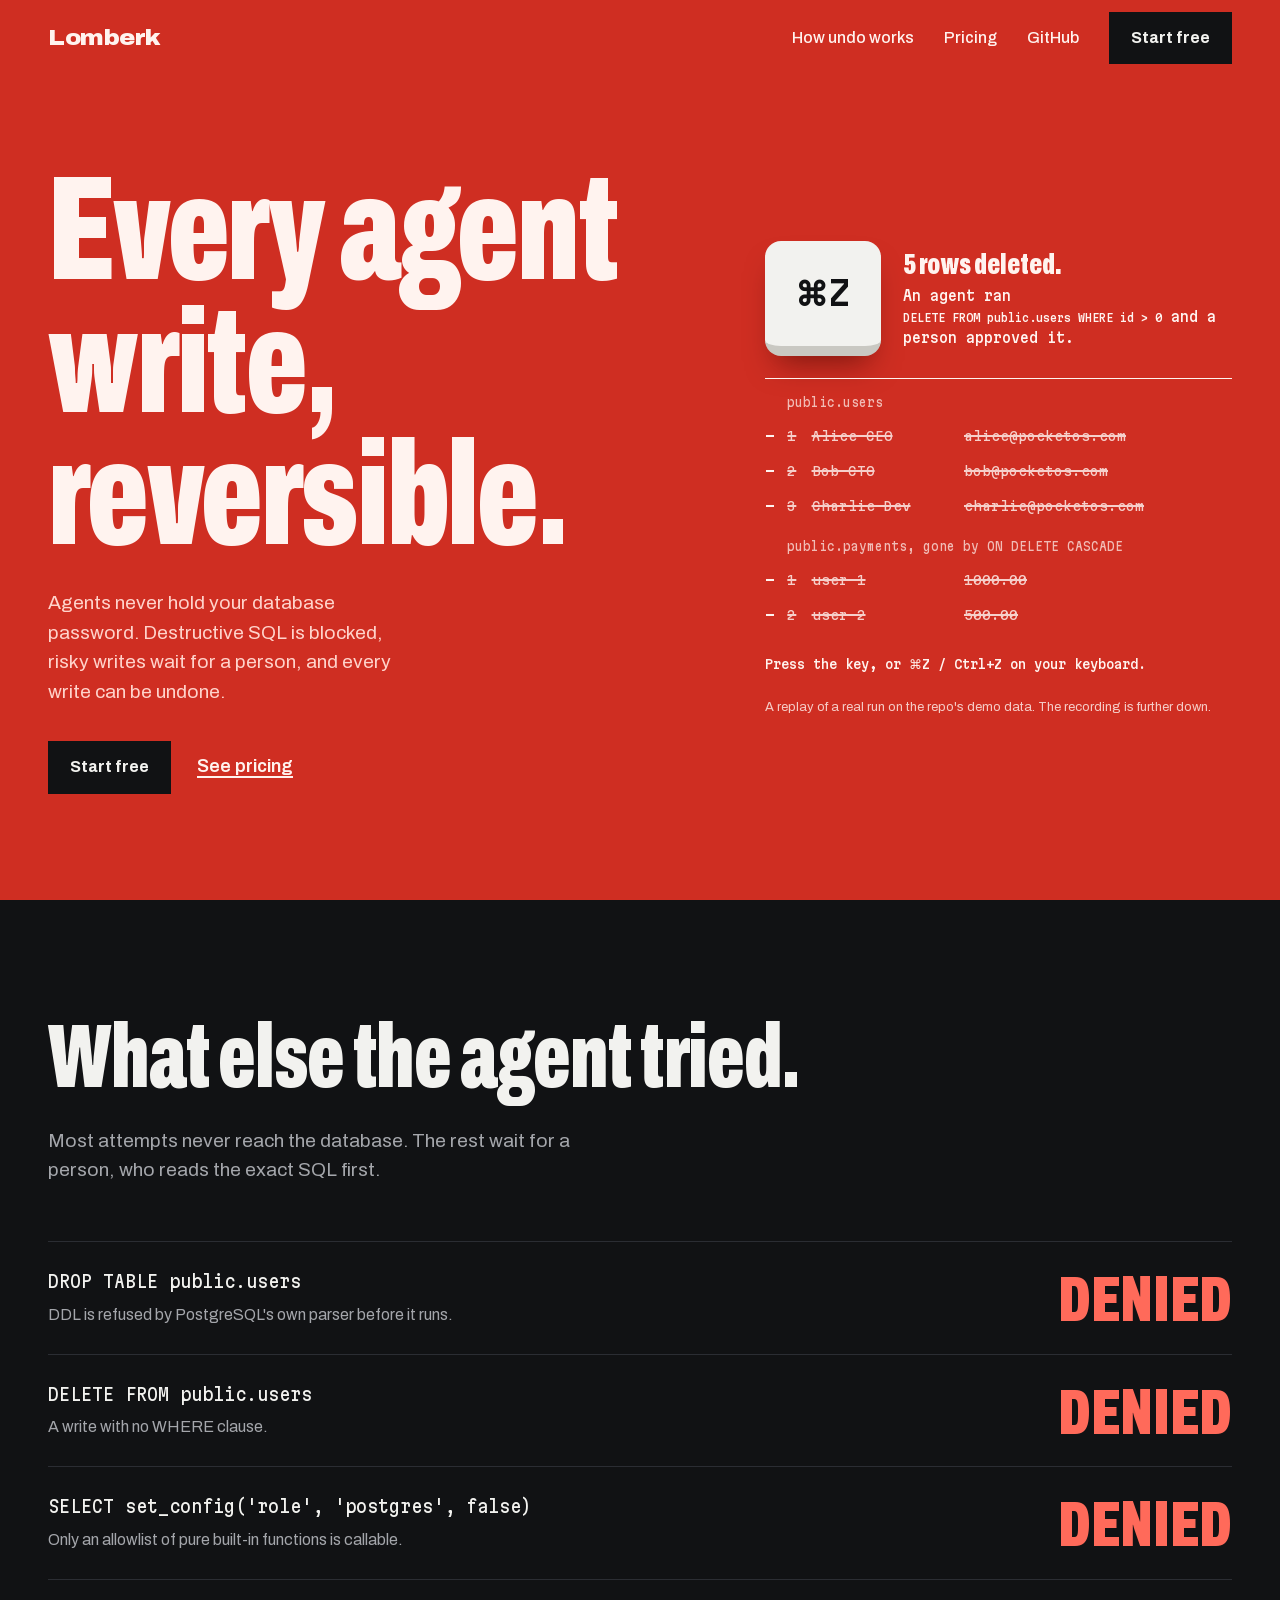
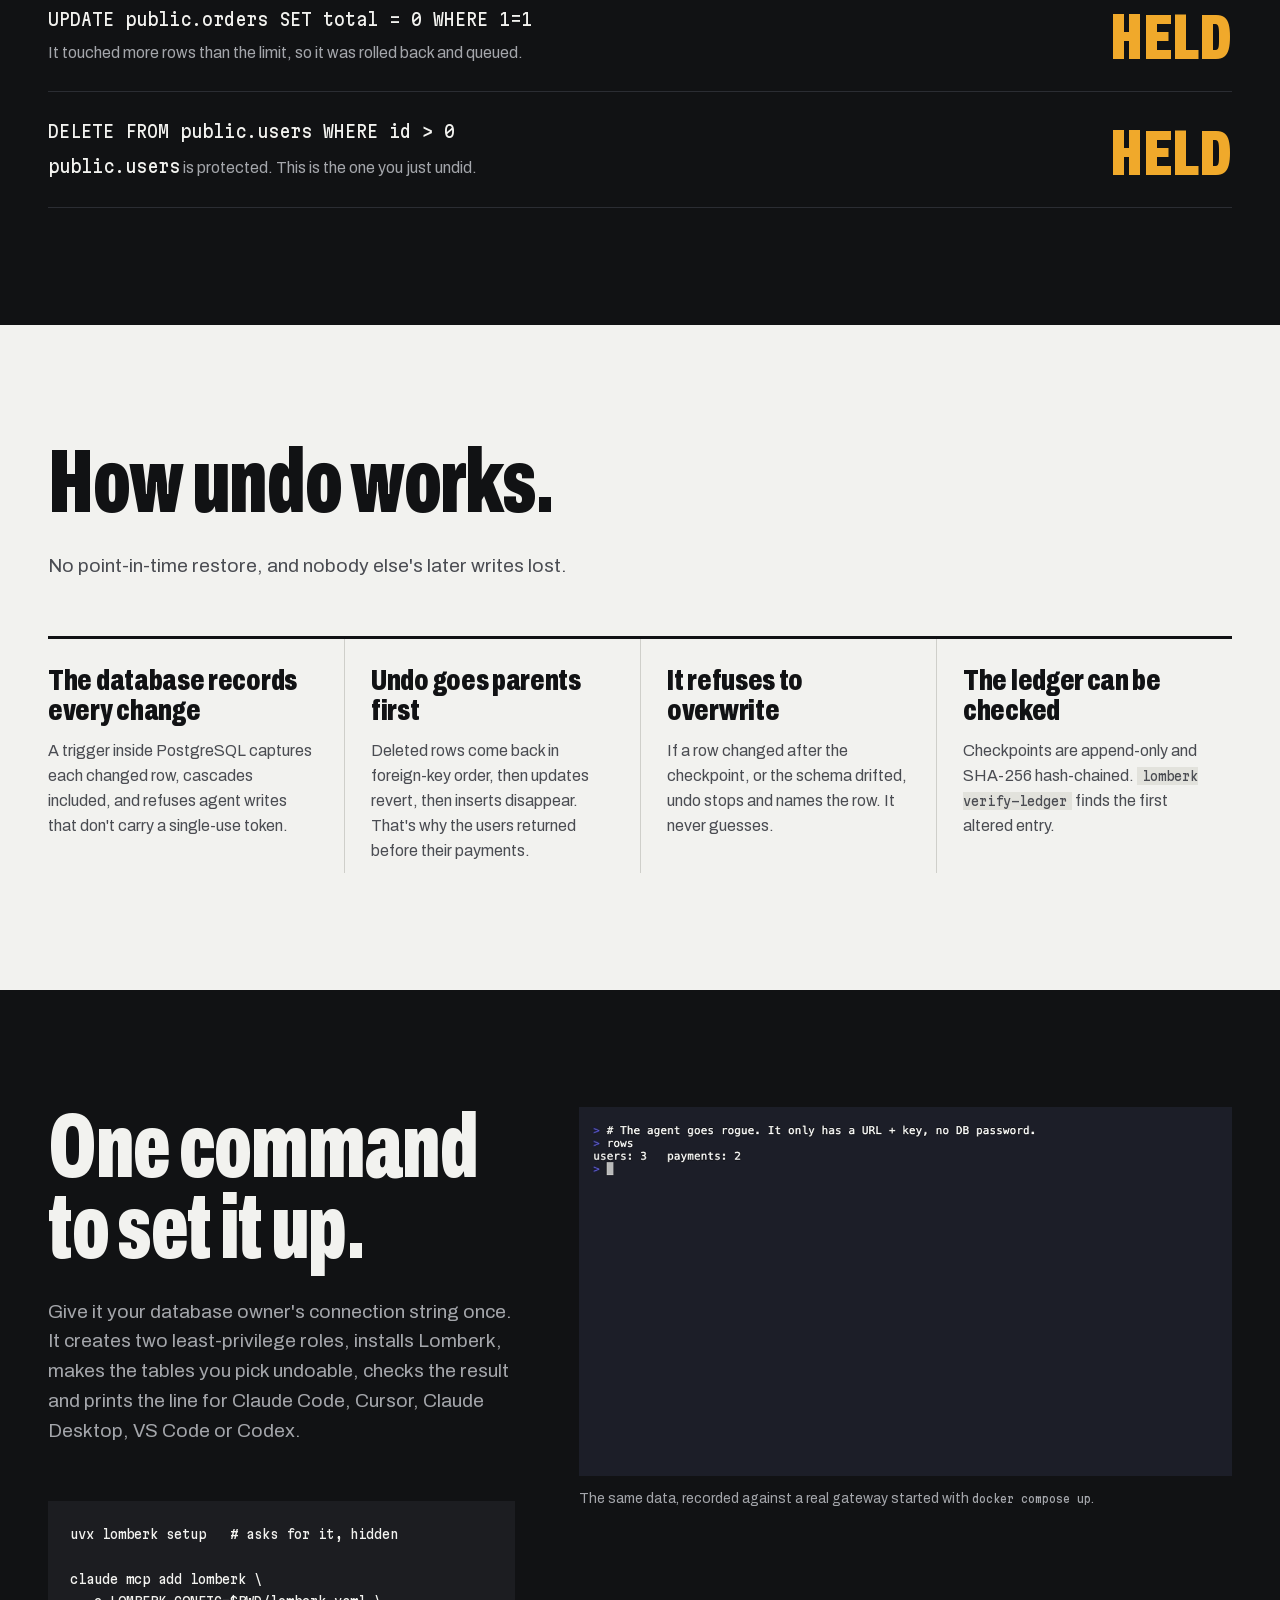
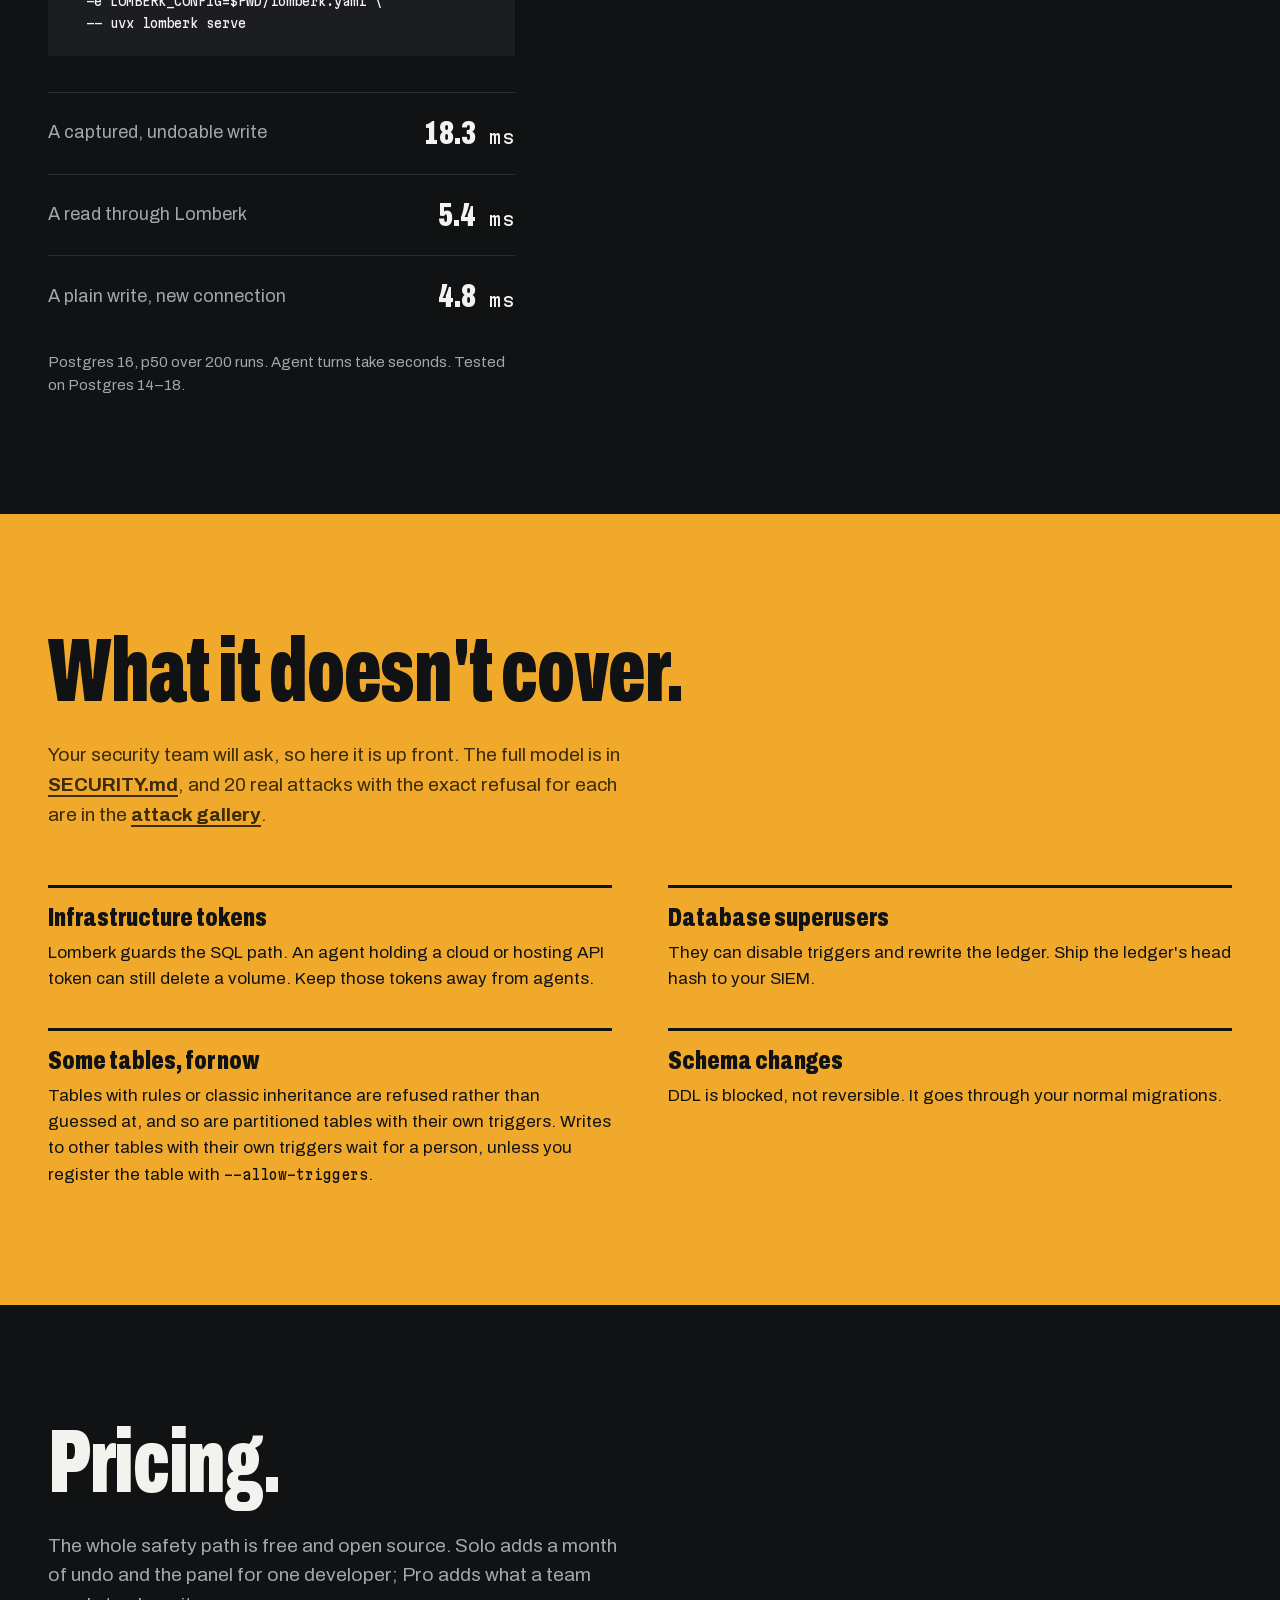
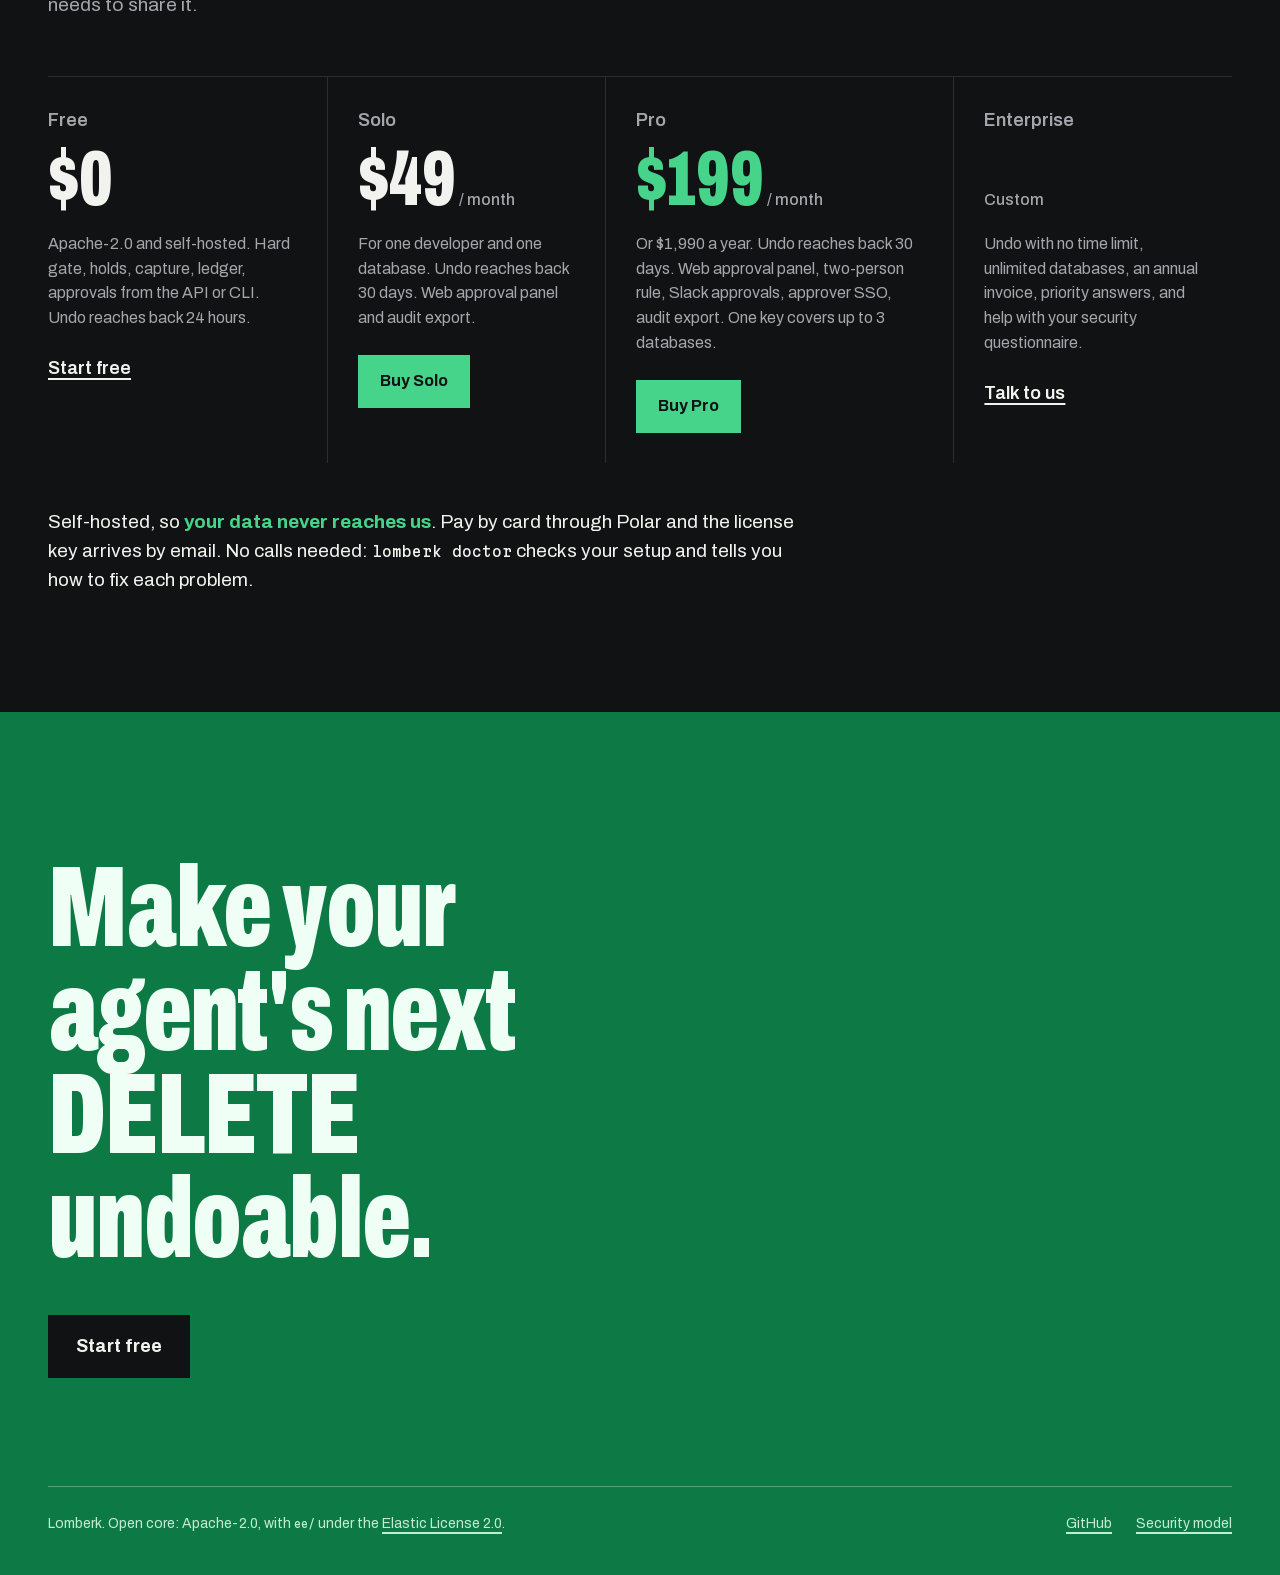
<file: site/index.html>
<!doctype html>
<html lang="en">
<head>
<meta charset="utf-8">
<meta name="viewport" content="width=device-width, initial-scale=1">
<title>Lomberk: every agent write, reversible</title>
<meta name="description" content="An MCP gateway for PostgreSQL. Agents never hold the database password, destructive SQL is blocked, risky writes wait for a person, and every write can be undone.">
<meta name="theme-color" content="#cf2e22">
<link rel="icon" href="favicon.svg" type="image/svg+xml">
<link rel="canonical" href="https://ege-usta.github.io/lomberk/">
<meta property="og:type" content="website">
<meta property="og:site_name" content="Lomberk">
<meta property="og:title" content="Lomberk: every agent write, reversible">
<meta property="og:description" content="An MCP gateway for PostgreSQL. Agents never hold the database password, destructive SQL is blocked, risky writes wait for a person, and every write can be undone.">
<meta property="og:url" content="https://ege-usta.github.io/lomberk/">
<meta property="og:image" content="https://ege-usta.github.io/lomberk/og.png">
<meta property="og:image:width" content="1200">
<meta property="og:image:height" content="630">
<meta property="og:image:alt" content="Lomberk: DROP TABLE denied; a protected DELETE held, approved, then undone.">
<meta name="twitter:card" content="summary_large_image">
<meta name="twitter:title" content="Lomberk: every agent write, reversible">
<meta name="twitter:description" content="An MCP gateway for PostgreSQL. Agents never hold the database password, destructive SQL is blocked, risky writes wait for a person, and every write can be undone.">
<meta name="twitter:image" content="https://ege-usta.github.io/lomberk/og.png">
<style>
/* Fonts are served from this site, not Google: no visitor IP goes to a third party (GDPR). OFL licensed. */
@font-face {
  font-family: 'Archivo';
  font-style: normal;
  font-weight: 100 900;
  font-stretch: 62% 125%;
  font-display: swap;
  src: url(fonts/archivo-latin-ext.woff2) format('woff2');
  unicode-range: U+0100-02BA, U+02BD-02C5, U+02C7-02CC, U+02CE-02D7, U+02DD-02FF, U+0304, U+0308, U+0329, U+1D00-1DBF, U+1E00-1E9F, U+1EF2-1EFF, U+2020, U+20A0-20AB, U+20AD-20C0, U+2113, U+2C60-2C7F, U+A720-A7FF;
}
@font-face {
  font-family: 'Archivo';
  font-style: normal;
  font-weight: 100 900;
  font-stretch: 62% 125%;
  font-display: swap;
  src: url(fonts/archivo-latin.woff2) format('woff2');
  unicode-range: U+0000-00FF, U+0131, U+0152-0153, U+02BB-02BC, U+02C6, U+02DA, U+02DC, U+0304, U+0308, U+0329, U+2000-206F, U+20AC, U+2122, U+2191, U+2193, U+2212, U+2215, U+FEFF, U+FFFD;
}
@font-face {
  font-family: 'Martian Mono';
  font-style: normal;
  font-weight: 300 700;
  font-stretch: 75% 112.5%;
  font-display: swap;
  src: url(fonts/martian-mono-latin-ext.woff2) format('woff2');
  unicode-range: U+0100-02BA, U+02BD-02C5, U+02C7-02CC, U+02CE-02D7, U+02DD-02FF, U+0304, U+0308, U+0329, U+1D00-1DBF, U+1E00-1E9F, U+1EF2-1EFF, U+2020, U+20A0-20AB, U+20AD-20C0, U+2113, U+2C60-2C7F, U+A720-A7FF;
}
@font-face {
  font-family: 'Martian Mono';
  font-style: normal;
  font-weight: 300 700;
  font-stretch: 75% 112.5%;
  font-display: swap;
  src: url(fonts/martian-mono-latin.woff2) format('woff2');
  unicode-range: U+0000-00FF, U+0131, U+0152-0153, U+02BB-02BC, U+02C6, U+02DA, U+02DC, U+0304, U+0308, U+0329, U+2000-206F, U+20AC, U+2122, U+2191, U+2193, U+2212, U+2215, U+FEFF, U+FFFD;
}
:root {
  --red: #cf2e22; --green: #0d7a45; --amber: #f0a92b;
  --ink: #111214; --ink-2: #1c1d21; --paper: #f2f2ef; --muted: #a4a6ab; --rule: #2b2d33;
  --on-red: #fff3ef; --on-red-2: #ffd3cb; --on-green: #effff5; --on-green-2: #c3ecd3;
  --deny: #ff6a5a; --allow: #46d38a;
  --sans: "Archivo", system-ui, sans-serif; --mono: "Martian Mono", ui-monospace, Menlo, monospace;
  --gutter: clamp(18px, 4vw, 48px); --max: 1320px;
  --ease: cubic-bezier(.16, 1, .3, 1);
  color-scheme: dark;
}
* { box-sizing: border-box; }
html { background: var(--ink); scrollbar-color: #3a3c43 var(--ink); }
body { margin: 0; background: var(--ink); color: var(--paper); font: 400 18px/1.55 var(--sans); font-variation-settings: "wdth" 100; -webkit-font-smoothing: antialiased; }
::selection { background: var(--amber); color: var(--ink); }
a { color: inherit; text-underline-offset: 4px; text-decoration-thickness: 1.5px; }
:focus-visible { outline: 3px solid var(--amber); outline-offset: 3px; }
code, pre, .mono { font-family: var(--mono); font-variation-settings: "wdth" 87.5; font-variant-numeric: tabular-nums; }
code { font-size: .8em; }
.wrap { max-width: var(--max); margin: 0 auto; padding: 0 var(--gutter); }
.display { font-family: var(--sans); font-weight: 850; font-variation-settings: "wdth" 62; letter-spacing: -0.015em; line-height: .9; margin: 0; text-wrap: balance; }

/* ---------- hero: the page is the diff ---------- */
.hero { position: relative; isolation: isolate; background: var(--red); color: var(--on-red); min-height: min(100svh, 980px); display: flex; flex-direction: column; overflow: hidden; }
.hero > .wrap { width: 100%; }
.key-label code { white-space: nowrap; }
.hero::before { content: ""; position: absolute; inset: 0; z-index: -1; background: var(--green); clip-path: inset(0 100% 0 0); transition: clip-path .9s var(--ease); }
.hero[data-state="restored"]::before { clip-path: inset(0 0 0 0); }
.hero[data-state="restored"] { color: var(--on-green); }
nav { display: flex; align-items: center; justify-content: space-between; height: 76px; }
.mark { font-weight: 900; font-variation-settings: "wdth" 112; font-size: 22px; letter-spacing: -0.02em; text-decoration: none; }
.navlinks { display: flex; gap: 30px; align-items: center; font-size: 16px; font-weight: 500; }
.navlinks a { text-decoration: none; }
.navlinks a:hover { text-decoration: underline; }
.btn { display: inline-block; background: var(--ink); color: var(--paper) !important; font-weight: 700; font-size: 16px; padding: 14px 22px; text-decoration: none !important; white-space: nowrap; transition: transform .15s var(--ease), background-color .2s; }
.btn:hover { background: #000; }
.btn:active { transform: translateY(2px); }
.hero-grid { flex: 1; display: grid; grid-template-columns: minmax(0, 7fr) minmax(0, 5fr); gap: clamp(28px, 5vw, 80px); align-items: center; padding-block: clamp(24px, 5vh, 64px) clamp(40px, 7vh, 88px); }
.hero h1 { font-size: clamp(64px, 11.5vw, 184px); }
.sub { font-size: clamp(19px, 1.5vw, 22px); margin: 26px 0 34px; max-width: 34ch; color: var(--on-red-2); transition: color .6s var(--ease); }
.hero[data-state="restored"] .sub { color: var(--on-green-2); }
.ctas { display: flex; gap: 26px; align-items: center; flex-wrap: wrap; }
.ctas a:not(.btn) { font-weight: 600; }

/* the key and the rows */
.console { display: grid; gap: 22px; }
.key-row { display: flex; align-items: center; gap: 22px; }
.key { flex: none; width: clamp(104px, 9vw, 136px); aspect-ratio: 1; border: 0; border-radius: 16px; background: var(--paper); color: var(--ink); font: 600 clamp(28px, 2.6vw, 38px)/1 var(--mono); cursor: pointer; border-bottom: 10px solid #c9c8c2; box-shadow: 0 18px 30px -12px rgba(60, 5, 2, .55); transition: transform .12s var(--ease), border-bottom-width .12s var(--ease), box-shadow .12s var(--ease); }
.key:hover { transform: translateY(-2px); }
.key:active, .key.pressed { transform: translateY(8px); border-bottom-width: 2px; box-shadow: 0 6px 12px -8px rgba(60, 5, 2, .55); }
.key-label { font: 500 14px/1.5 var(--mono); font-variation-settings: "wdth" 87.5; }
.key-label strong { display: block; font: 850 30px/1 var(--sans); font-variation-settings: "wdth" 62; letter-spacing: 0; margin-bottom: 6px; }
.rows { font-family: var(--mono); font-variation-settings: "wdth" 87.5; font-size: 13.5px; font-variant-numeric: tabular-nums; border-top: 1.5px solid currentColor; }
.rows table { width: 100%; border-collapse: collapse; }
.rows td { padding: 7px 8px 7px 0; white-space: nowrap; }
.rows .t td { padding-top: 14px; opacity: .72; font-size: 12px; }
.rows .g { width: 22px; font-weight: 700; }
.rows .row td:not(.g) { text-decoration: line-through; text-decoration-thickness: 1.5px; transition: opacity .4s var(--ease); opacity: .82; }
.rows .row.back td:not(.g) { text-decoration: none; opacity: 1; animation: land .55s var(--ease); }
@keyframes land { from { clip-path: inset(0 100% 0 0); } to { clip-path: inset(0 0 0 0); } }
.status { font: 500 13px/1.5 var(--mono); font-variation-settings: "wdth" 87.5; min-height: 20px; }
.proof { font-size: 13px; opacity: .8; margin: 0; }

/* ---------- sections on ink ---------- */
section { padding: clamp(80px, 13vh, 160px) 0; }
h2.display { font-size: clamp(48px, 7vw, 112px); margin-bottom: 28px; }
.lede { color: var(--muted); font-size: clamp(19px, 1.5vw, 22px); max-width: 52ch; margin: 0 0 56px; }
.fine { color: var(--muted); font-size: 15px; margin: 14px 0 0; }

/* the gate log */
.log { list-style: none; margin: 0; padding: 0; }
.log li { display: grid; grid-template-columns: minmax(0, 1fr) auto; gap: 8px 40px; padding: 26px 0; border-top: 1.5px solid var(--rule); align-items: end; }
.log li:last-child { border-bottom: 1.5px solid var(--rule); }
.log code { font-size: clamp(15px, 1.35vw, 20px); color: var(--paper); overflow-wrap: anywhere; }
.log p { grid-column: 1; margin: 0; color: var(--muted); font-size: 16px; }
.verdict { grid-column: 2; grid-row: 1 / span 2; font-weight: 850; font-variation-settings: "wdth" 62; font-size: clamp(40px, 5vw, 76px); line-height: .85; text-transform: uppercase; }
.v-deny { color: var(--deny); } .v-hold { color: var(--amber); }

/* how undo works: an order you can read */
.how { background: var(--paper); color: var(--ink); }
.how .lede { color: #4a4c52; }
.order { display: grid; grid-template-columns: repeat(4, minmax(0, 1fr)); border-top: 3px solid var(--ink); }
.order div { padding: 26px 26px 10px 0; }
.order div + div { border-left: 1.5px solid #cfcfca; padding-left: 26px; }
.order h3 { font-weight: 850; font-variation-settings: "wdth" 70; font-size: 30px; line-height: 1; letter-spacing: -0.01em; margin: 0 0 14px; }
.order p { margin: 0; color: #4a4c52; font-size: 16px; }
.order code { background: #e2e2dc; padding: 1px 5px; }

/* setup */
.setup-grid { display: grid; grid-template-columns: minmax(0, 5fr) minmax(0, 7fr); gap: clamp(32px, 5vw, 80px); align-items: start; }
pre { margin: 0 0 36px; padding: 22px; background: var(--ink-2); overflow-x: auto; font-size: 13px; line-height: 1.7; color: var(--paper); }
.perf { width: 100%; border-collapse: collapse; }
.perf td { padding: 14px 0; border-top: 1.5px solid var(--rule); color: var(--muted); }
.perf td:last-child { text-align: right; font-family: var(--mono); color: var(--paper); font-variant-numeric: tabular-nums; }
.perf strong { font-family: var(--sans); font-weight: 850; font-variation-settings: "wdth" 62; font-size: 34px; color: var(--paper); }
figure { margin: 0; }
figure img { display: block; width: 100%; height: auto; }
figcaption { font-size: 14px; color: var(--muted); margin-top: 12px; }

/* limits: amber, because it's the warning */
.limits { background: var(--amber); color: var(--ink); }
.limits .lede { color: #3d2c06; }
.limits a { font-weight: 700; }
.limit-list { display: grid; grid-template-columns: repeat(2, minmax(0, 1fr)); gap: 36px 56px; margin: 0; padding: 0; list-style: none; }
.limit-list li { border-top: 3px solid var(--ink); padding-top: 16px; font-size: 17px; }
.limit-list strong { display: block; font-weight: 850; font-variation-settings: "wdth" 70; font-size: 26px; line-height: 1.05; margin-bottom: 8px; }

/* pricing */
.tiers { display: grid; grid-template-columns: 1fr 1fr 1.25fr 1fr; border-top: 1.5px solid var(--rule); }
.tier { padding: 30px 30px 30px 0; }
.tier + .tier { border-left: 1.5px solid var(--rule); padding-left: 30px; }
.tier h3 { font-size: 18px; font-weight: 600; margin: 0 0 10px; color: var(--muted); }
.amount { font-weight: 850; font-variation-settings: "wdth" 62; font-size: clamp(56px, 6vw, 96px); line-height: .9; margin-bottom: 18px; }
.amount small { font: 500 16px var(--sans); color: var(--muted); }
.tier p { margin: 0; color: var(--muted); font-size: 16px; }
.tier.pro .amount { color: var(--allow); }
.tier-btn { margin-top: 24px; background: var(--allow); color: var(--ink) !important; }
.tier-btn:hover { background: var(--paper); }
.tier-cta { display: inline-block; margin-top: 24px; color: var(--paper); font-weight: 600; }
.partner { margin: 44px 0 0; font-size: 19px; max-width: 70ch; }
.partner strong { color: var(--allow); }

/* close: restored */
.close { background: var(--green); color: var(--on-green); padding: clamp(96px, 16vh, 200px) 0 0; }
.close h2 { font-size: clamp(56px, 9vw, 150px); max-width: 12ch; margin-bottom: 44px; }
.close .btn { font-size: 18px; padding: 18px 28px; }
footer { display: flex; justify-content: space-between; gap: 24px; flex-wrap: wrap; margin-top: clamp(80px, 12vh, 140px); padding: 26px 0 40px; border-top: 1.5px solid rgba(239, 255, 245, .3); font-size: 14px; color: var(--on-green-2); }
footer nav { height: auto; gap: 24px; justify-content: flex-start; }

@media (max-width: 960px) {
  .hero-grid, .setup-grid { grid-template-columns: minmax(0, 1fr); }
  .navlinks a:not(.btn) { display: none; }
  .order { grid-template-columns: repeat(2, minmax(0, 1fr)); }
  .order div:nth-child(3) { border-left: 0; padding-left: 0; }
  .tiers { grid-template-columns: minmax(0, 1fr); }
  .tier, .tier + .tier { border-left: 0; padding: 26px 0; border-top: 1.5px solid var(--rule); }
  .limit-list { grid-template-columns: minmax(0, 1fr); }
}
@media (max-width: 600px) {
  .order { grid-template-columns: minmax(0, 1fr); }
  .order div + div { border-left: 0; padding-left: 0; border-top: 1.5px solid #cfcfca; }
  .log li { grid-template-columns: minmax(0, 1fr); }
  .verdict { grid-column: 1; grid-row: auto; }
  .rows .col-x { display: none; }
  .key-label code { white-space: normal; }
  .navlinks .btn { padding: 11px 14px; font-size: 14px; }
}
@media (prefers-reduced-motion: reduce) {
  .hero::before, .sub, .btn, .key { transition: none; }
  .rows .row.back td:not(.g) { animation: none; }
}
</style>
</head>
<body>

<header class="hero" id="top" data-state="deleted">
  <div class="wrap">
    <nav aria-label="Main">
      <a class="mark" href="#top">Lomberk</a>
      <div class="navlinks">
        <a href="#how">How undo works</a>
        <a href="#pricing">Pricing</a>
        <a href="https://github.com/ege-usta/lomberk">GitHub</a>
        <a class="btn" href="https://github.com/ege-usta/lomberk#quickstart-60-seconds">Start free</a>
      </div>
    </nav>
  </div>
  <div class="wrap hero-grid">
    <div>
      <h1 class="display">Every agent write, reversible.</h1>
      <p class="sub">Agents never hold your database password. Destructive SQL is blocked, risky writes wait for a person, and every write can be undone.</p>
      <div class="ctas">
        <a class="btn" href="https://github.com/ege-usta/lomberk#quickstart-60-seconds">Start free</a>
        <a href="#pricing">See pricing</a>
      </div>
    </div>

    <div class="console">
      <div class="key-row">
        <button class="key" id="undo" type="button" aria-describedby="status">⌘Z</button>
        <div class="key-label" id="key-label"><strong>5 rows deleted.</strong>An agent ran <code>DELETE FROM public.users WHERE id &gt; 0</code> and a person approved it.</div>
      </div>
      <div class="rows" role="region" aria-label="Rows changed by the approved DELETE">
        <table>
          <tbody>
            <tr class="t"><td class="g"></td><td colspan="3">public.users</td></tr>
            <tr class="row"><td class="g">-</td><td>1</td><td>Alice CEO</td><td class="col-x">alice@pocketos.com</td></tr>
            <tr class="row"><td class="g">-</td><td>2</td><td>Bob CTO</td><td class="col-x">bob@pocketos.com</td></tr>
            <tr class="row"><td class="g">-</td><td>3</td><td>Charlie Dev</td><td class="col-x">charlie@pocketos.com</td></tr>
            <tr class="t"><td class="g"></td><td colspan="3">public.payments, gone by ON DELETE CASCADE</td></tr>
            <tr class="row"><td class="g">-</td><td>1</td><td>user 1</td><td class="col-x">1000.00</td></tr>
            <tr class="row"><td class="g">-</td><td>2</td><td>user 2</td><td class="col-x">500.00</td></tr>
          </tbody>
        </table>
      </div>
      <div class="status" id="status" aria-live="polite">Press the key, or ⌘Z / Ctrl+Z on your keyboard.</div>
      <p class="proof">A replay of a real run on the repo's demo data. The recording is further down.</p>
    </div>
  </div>
</header>

<section>
  <div class="wrap">
    <h2 class="display">What else the agent tried.</h2>
    <p class="lede">Most attempts never reach the database. The rest wait for a person, who reads the exact SQL first.</p>
    <ol class="log">
      <li><code>DROP TABLE public.users</code><span class="verdict v-deny">Denied</span><p>DDL is refused by PostgreSQL's own parser before it runs.</p></li>
      <li><code>DELETE FROM public.users</code><span class="verdict v-deny">Denied</span><p>A write with no WHERE clause.</p></li>
      <li><code>SELECT set_config('role', 'postgres', false)</code><span class="verdict v-deny">Denied</span><p>Only an allowlist of pure built-in functions is callable.</p></li>
      <li><code>UPDATE public.orders SET total = 0 WHERE 1=1</code><span class="verdict v-hold">Held</span><p>It touched more rows than the limit, so it was rolled back and queued.</p></li>
      <li><code>DELETE FROM public.users WHERE id &gt; 0</code><span class="verdict v-hold">Held</span><p><code>public.users</code> is protected. This is the one you just undid.</p></li>
    </ol>
  </div>
</section>

<section class="how" id="how">
  <div class="wrap">
    <h2 class="display">How undo works.</h2>
    <p class="lede">No point-in-time restore, and nobody else's later writes lost.</p>
    <div class="order">
      <div><h3>The database records every change</h3><p>A trigger inside PostgreSQL captures each changed row, cascades included, and refuses agent writes that don't carry a single-use token.</p></div>
      <div><h3>Undo goes parents first</h3><p>Deleted rows come back in foreign-key order, then updates revert, then inserts disappear. That's why the users returned before their payments.</p></div>
      <div><h3>It refuses to overwrite</h3><p>If a row changed after the checkpoint, or the schema drifted, undo stops and names the row. It never guesses.</p></div>
      <div><h3>The ledger can be checked</h3><p>Checkpoints are append-only and SHA-256 hash-chained. <code>lomberk verify-ledger</code> finds the first altered entry.</p></div>
    </div>
  </div>
</section>

<section>
  <div class="wrap setup-grid">
    <div>
      <h2 class="display">One command to set it up.</h2>
      <p class="lede">Give it your database owner's connection string once. It creates two least-privilege roles, installs Lomberk, makes the tables you pick undoable, checks the result and prints the line for Claude Code, Cursor, Claude Desktop, VS Code or Codex.</p>
      <pre>uvx lomberk setup   # asks for it, hidden

claude mcp add lomberk \
  -e LOMBERK_CONFIG=$PWD/lomberk.yaml \
  -- uvx lomberk serve</pre>
      <table class="perf">
        <tbody>
          <tr><td>A captured, undoable write</td><td><strong>18.3</strong> ms</td></tr>
          <tr><td>A read through Lomberk</td><td><strong>5.4</strong> ms</td></tr>
          <tr><td>A plain write, new connection</td><td><strong>4.8</strong> ms</td></tr>
        </tbody>
      </table>
      <p class="fine">Postgres 16, p50 over 200 runs. Agent turns take seconds. Tested on Postgres 14&ndash;18.</p>
    </div>
    <figure>
      <img src="demo.gif" width="1100" height="620" loading="lazy" alt="Terminal recording: DROP and DELETE without WHERE are denied, a DELETE on a protected table is held, a person approves it, the rows disappear, and undo brings back 3 users and 2 payments.">
      <figcaption>The same data, recorded against a real gateway started with <code>docker compose up</code>.</figcaption>
    </figure>
  </div>
</section>

<section class="limits">
  <div class="wrap">
    <h2 class="display">What it doesn't cover.</h2>
    <p class="lede">Your security team will ask, so here it is up front. The full model is in <a href="https://github.com/ege-usta/lomberk/blob/main/SECURITY.md">SECURITY.md</a>, and 20 real attacks with the exact refusal for each are in the <a href="https://github.com/ege-usta/lomberk/blob/main/docs/attack-gallery.md">attack gallery</a>.</p>
    <ul class="limit-list">
      <li><strong>Infrastructure tokens</strong>Lomberk guards the SQL path. An agent holding a cloud or hosting API token can still delete a volume. Keep those tokens away from agents.</li>
      <li><strong>Database superusers</strong>They can disable triggers and rewrite the ledger. Ship the ledger's head hash to your SIEM.</li>
      <li><strong>Some tables, for now</strong>Tables with rules or classic inheritance are refused rather than guessed at, and so are partitioned tables with their own triggers. Writes to other tables with their own triggers wait for a person, unless you register the table with <code>--allow-triggers</code>.</li>
      <li><strong>Schema changes</strong>DDL is blocked, not reversible. It goes through your normal migrations.</li>
    </ul>
  </div>
</section>

<section id="pricing">
  <div class="wrap">
    <h2 class="display">Pricing.</h2>
    <p class="lede">The whole safety path is free and open source. Solo adds a month of undo and the panel for one developer; Pro adds what a team needs to share it.</p>
    <div class="tiers">
      <div class="tier"><h3>Free</h3><div class="amount">$0</div><p>Apache-2.0 and self-hosted. Hard gate, holds, capture, ledger, approvals from the API or CLI. Undo reaches back 24 hours.</p><a class="tier-cta" href="https://github.com/ege-usta/lomberk#quickstart-60-seconds">Start free</a></div>
      <div class="tier"><h3>Solo</h3><div class="amount">$49<small> / month</small></div><p>For one developer and one database. Undo reaches back 30 days. Web approval panel and audit export.</p><a class="btn tier-btn" href="https://buy.polar.sh/polar_cl_y7Arm2k6ApOWPhfLTLrxZcxxlRcKHSCTtx5d90O6ixU">Buy Solo</a></div>
      <div class="tier pro"><h3>Pro</h3><div class="amount">$199<small> / month</small></div><p>Or $1,990 a year. Undo reaches back 30 days. Web approval panel, two-person rule, Slack approvals, approver SSO, audit export. One key covers up to 3 databases.</p><a class="btn tier-btn" href="https://buy.polar.sh/polar_cl_YqG6acsQyrldmOnlSzRDyHX5o1bWT76m33Afd3VTgEU">Buy Pro</a></div>
      <div class="tier"><h3>Enterprise</h3><div class="amount"><small>Custom</small></div><p>Undo with no time limit, unlimited databases, an annual invoice, priority answers, and help with your security questionnaire.</p><a class="tier-cta" href="https://github.com/ege-usta/lomberk/discussions">Talk to us</a></div>
    </div>
    <p class="partner">Self-hosted, so <strong>your data never reaches us</strong>. Pay by card through Polar and the license key arrives by email. No calls needed: <code>lomberk doctor</code> checks your setup and tells you how to fix each problem.</p>
  </div>
</section>

<section class="close">
  <div class="wrap">
    <h2 class="display">Make your agent's next DELETE undoable.</h2>
    <a class="btn" href="https://github.com/ege-usta/lomberk#quickstart-60-seconds">Start free</a>
    <footer>
      <span>Lomberk. Open core: Apache-2.0, with <code>ee/</code> under the <a href="https://github.com/ege-usta/lomberk/blob/main/src/lomberk/ee/LICENSE">Elastic License 2.0</a>.</span>
      <nav aria-label="Footer"><a href="https://github.com/ege-usta/lomberk">GitHub</a><a href="https://github.com/ege-usta/lomberk/blob/main/SECURITY.md">Security model</a></nav>
    </footer>
  </div>
</section>

<script>
(() => {
  const hero = document.getElementById('top');
  const key = document.getElementById('undo');
  const label = document.getElementById('key-label');
  const status = document.getElementById('status');
  const rows = [...document.querySelectorAll('.rows .row')];
  const meta = document.querySelector('meta[name="theme-color"]');
  const still = matchMedia('(prefers-reduced-motion: reduce)').matches;
  const labelDeleted = label.innerHTML;
  let state = 'deleted', timers = [];

  function undo() {
    if (state !== 'deleted') return;
    state = 'restoring';
    key.classList.add('pressed');
    setTimeout(() => key.classList.remove('pressed'), 160);
    status.textContent = 'Undoing checkpoint cp_6ae6b82d...';
    hero.dataset.state = 'restored';
    meta.content = '#0d7a45';
    rows.forEach((r, i) => timers.push(setTimeout(() => {
      r.classList.add('back');
      r.querySelector('.g').textContent = '+';
      if (i === rows.length - 1) done();
    }, still ? 0 : 260 + i * 150)));
  }
  function done() {
    state = 'restored';
    label.innerHTML = '<strong>5 rows back.</strong>Users first, then the payments that depend on them. Nothing written after the checkpoint was touched.';
    status.textContent = 'Undone. Press again to replay.';
  }
  function reset() {
    timers.forEach(clearTimeout); timers = [];
    rows.forEach(r => { r.classList.remove('back'); r.querySelector('.g').textContent = '-'; });
    hero.dataset.state = 'deleted';
    meta.content = '#cf2e22';
    label.innerHTML = labelDeleted;
    status.textContent = 'Press the key, or ⌘Z / Ctrl+Z on your keyboard.';
    state = 'deleted';
  }
  key.addEventListener('click', () => state === 'restored' ? reset() : undo());
  addEventListener('keydown', e => {
    if ((e.metaKey || e.ctrlKey) && e.key.toLowerCase() === 'z' && state === 'deleted' && !e.target.closest('input, textarea, [contenteditable]')) {
      e.preventDefault(); undo();
    }
  });
})();
</script>
</body>
</html>
</file>
